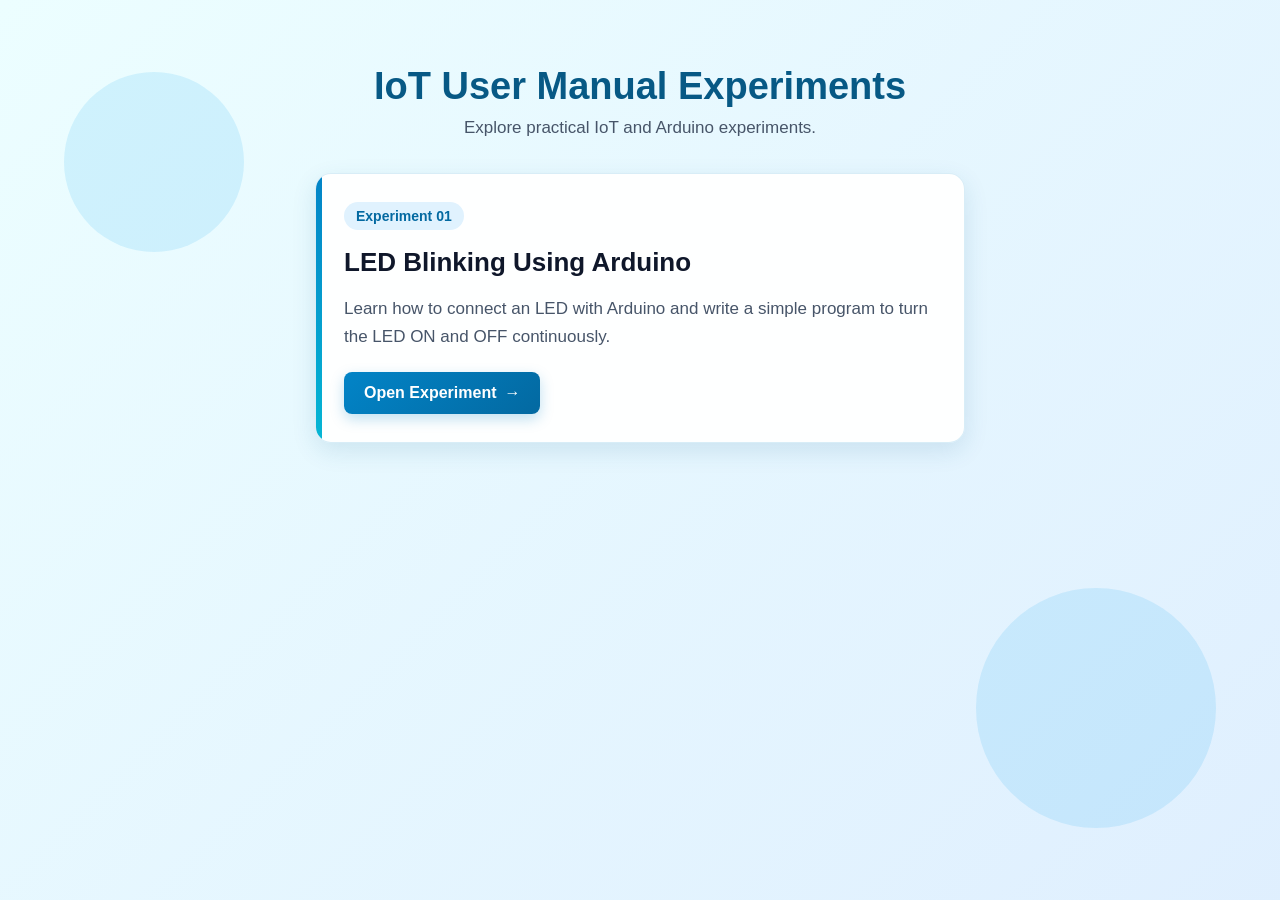
<file: index.html>
<!DOCTYPE html>
<html lang="en">

<head>
    <meta charset="UTF-8">

    <meta
        name="viewport"
        content="width=device-width, initial-scale=1.0"
    >

    <title>IoT Experiments</title>

    <style>
        * {
            box-sizing: border-box;
        }

        html {
            scroll-behavior: smooth;
        }

        body {
            min-height: 100vh;
            font-family: Arial, sans-serif;
            margin: 0;
            padding: 40px 20px;
            overflow-x: hidden;

            background: linear-gradient(
                -45deg,
                #e0f2fe,
                #f2f7fb,
                #dbeafe,
                #ecfeff
            );

            background-size: 400% 400%;
            animation: backgroundAnimation 12s ease infinite;
        }

        .container {
            width: 100%;
            max-width: 750px;
            margin: 0 auto;
        }

        .header {
            text-align: center;
            margin-bottom: 35px;
            animation: fadeDown 1s ease;
        }

        h1 {
            color: #075985;
            font-size: 38px;
            margin-bottom: 10px;
        }

        .subtitle {
            color: #475569;
            font-size: 17px;
            margin: 0;
        }

        .card {
            position: relative;
            max-width: 650px;
            margin: 20px auto;
            padding: 28px;
            overflow: hidden;

            background: rgba(255, 255, 255, 0.95);
            border: 1px solid rgba(2, 132, 199, 0.15);
            border-radius: 16px;

            box-shadow: 0 8px 25px rgba(7, 89, 133, 0.12);

            animation: fadeUp 1s ease;
            transition:
                transform 0.35s ease,
                box-shadow 0.35s ease;
        }

        .card::before {
            content: "";
            position: absolute;
            top: 0;
            left: 0;
            width: 6px;
            height: 100%;
            background: linear-gradient(
                to bottom,
                #0284c7,
                #06b6d4
            );
        }

        .card:hover {
            transform: translateY(-8px);
            box-shadow: 0 15px 35px rgba(7, 89, 133, 0.2);
        }

        .experiment-number {
            display: inline-block;
            padding: 6px 12px;
            margin-bottom: 12px;

            color: #0369a1;
            background: #e0f2fe;

            font-size: 14px;
            font-weight: bold;

            border-radius: 20px;
        }

        .card h2 {
            color: #0f172a;
            font-size: 26px;
            margin: 5px 0 10px;
        }

        .card p {
            color: #475569;
            font-size: 17px;
            line-height: 1.6;
            margin-bottom: 22px;
        }

        .open-button {
            display: inline-flex;
            align-items: center;
            justify-content: center;
            gap: 8px;

            padding: 12px 20px;

            color: white;
            background: linear-gradient(
                135deg,
                #0284c7,
                #0369a1
            );

            text-decoration: none;
            font-size: 16px;
            font-weight: bold;

            border-radius: 8px;

            box-shadow: 0 5px 14px rgba(2, 132, 199, 0.25);

            transition:
                transform 0.3s ease,
                box-shadow 0.3s ease,
                background 0.3s ease;
        }

        .open-button:hover {
            transform: translateY(-3px) scale(1.03);

            background: linear-gradient(
                135deg,
                #0369a1,
                #075985
            );

            box-shadow: 0 8px 20px rgba(2, 132, 199, 0.35);
        }

        .arrow {
            display: inline-block;
            transition: transform 0.3s ease;
        }

        .open-button:hover .arrow {
            transform: translateX(5px);
        }

        .circle {
            position: fixed;
            z-index: -1;

            width: 180px;
            height: 180px;

            background: rgba(14, 165, 233, 0.12);
            border-radius: 50%;

            animation: floatingCircle 6s ease-in-out infinite;
        }

        .circle-one {
            top: 8%;
            left: 5%;
        }

        .circle-two {
            right: 5%;
            bottom: 8%;

            width: 240px;
            height: 240px;

            animation-delay: 2s;
        }

        @keyframes backgroundAnimation {
            0% {
                background-position: 0% 50%;
            }

            50% {
                background-position: 100% 50%;
            }

            100% {
                background-position: 0% 50%;
            }
        }

        @keyframes fadeDown {
            from {
                opacity: 0;
                transform: translateY(-30px);
            }

            to {
                opacity: 1;
                transform: translateY(0);
            }
        }

        @keyframes fadeUp {
            from {
                opacity: 0;
                transform: translateY(40px);
            }

            to {
                opacity: 1;
                transform: translateY(0);
            }
        }

        @keyframes floatingCircle {
            0%,
            100% {
                transform: translateY(0);
            }

            50% {
                transform: translateY(-25px);
            }
        }

        @media (max-width: 600px) {
            body {
                padding: 30px 15px;
            }

            h1 {
                font-size: 29px;
            }

            .subtitle {
                font-size: 15px;
            }

            .card {
                padding: 23px;
            }

            .card h2 {
                font-size: 22px;
            }

            .open-button {
                width: 100%;
            }
        }

        @media (prefers-reduced-motion: reduce) {
            *,
            *::before,
            *::after {
                animation-duration: 0.01ms !important;
                animation-iteration-count: 1 !important;
                scroll-behavior: auto !important;
            }
        }
    </style>
</head>

<body>

    <div class="circle circle-one"></div>
    <div class="circle circle-two"></div>

    <main class="container">

        <header class="header">
            <h1>IoT User Manual Experiments</h1>

            <p class="subtitle">
                Explore practical IoT and Arduino experiments.
            </p>
        </header>

        <section class="card">

            <span class="experiment-number">
                Experiment 01
            </span>

            <h2>LED Blinking Using Arduino</h2>

            <p>
                Learn how to connect an LED with Arduino and write a
                simple program to turn the LED ON and OFF continuously.
            </p>

            <a
                href="website/"
                class="open-button"
                aria-label="Open LED Blinking using Arduino experiment"
            >
                Open Experiment

                <span class="arrow">
                    &rarr;
                </span>
            </a>

        </section>

    </main>

</body>

</html>
</file>
